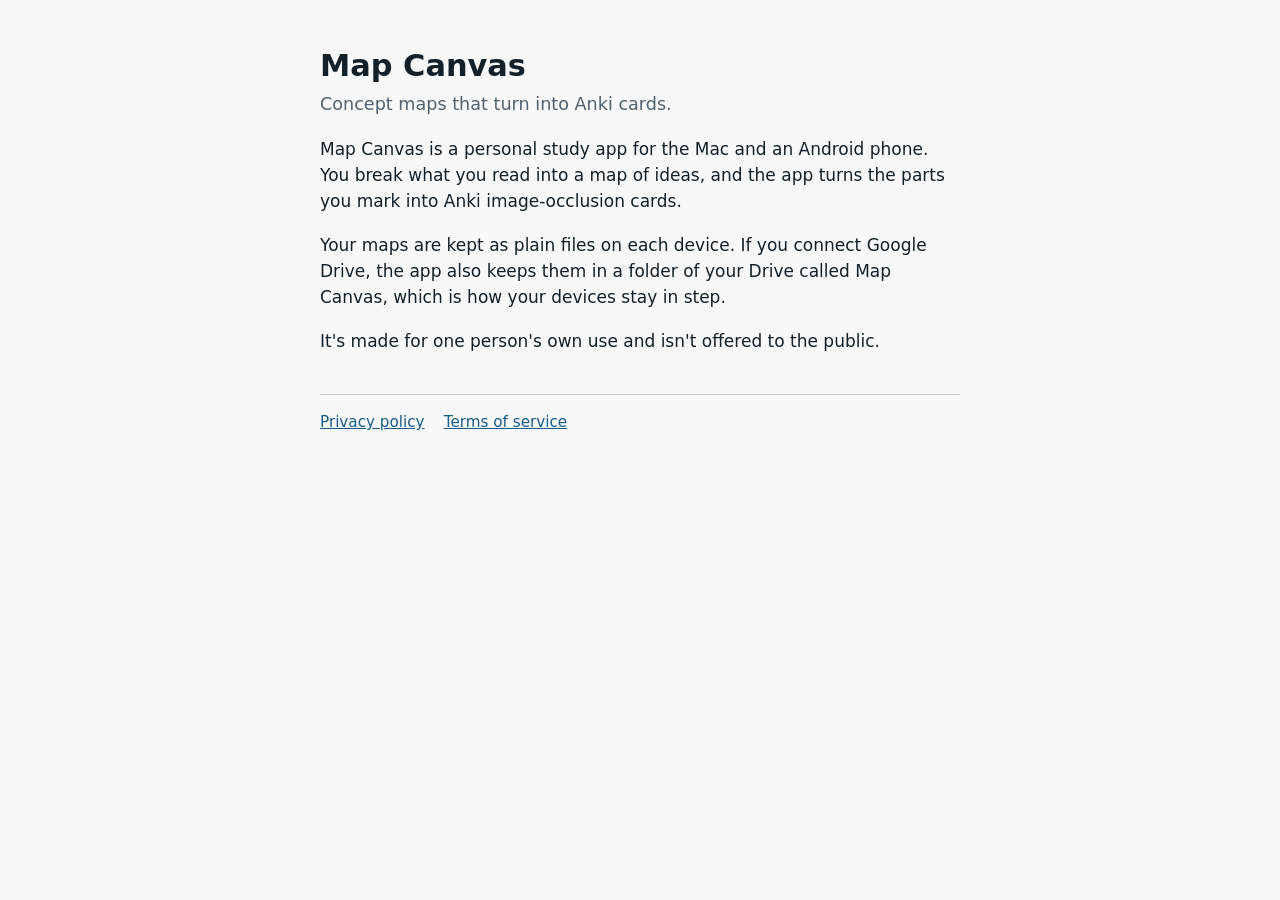
<file: index.html>
<!doctype html>
<html lang="en">
<head>
<meta charset="utf-8">
<meta name="viewport" content="width=device-width, initial-scale=1">
<title>Map Canvas</title>
<link rel="stylesheet" href="style.css">
</head>
<body>
<main>
<h1>Map Canvas</h1>
<p class="lede">Concept maps that turn into Anki cards.</p>
<p>Map Canvas is a personal study app for the Mac and an Android phone. You break what you read into a map of ideas, and the app turns the parts you mark into Anki image-occlusion cards.</p>
<p>Your maps are kept as plain files on each device. If you connect Google Drive, the app also keeps them in a folder of your Drive called Map Canvas, which is how your devices stay in step.</p>
<p>It's made for one person's own use and isn't offered to the public.</p>
<nav><a href="privacy.html">Privacy policy</a><a href="terms.html">Terms of service</a></nav>
</main>
</body>
</html>
</file>
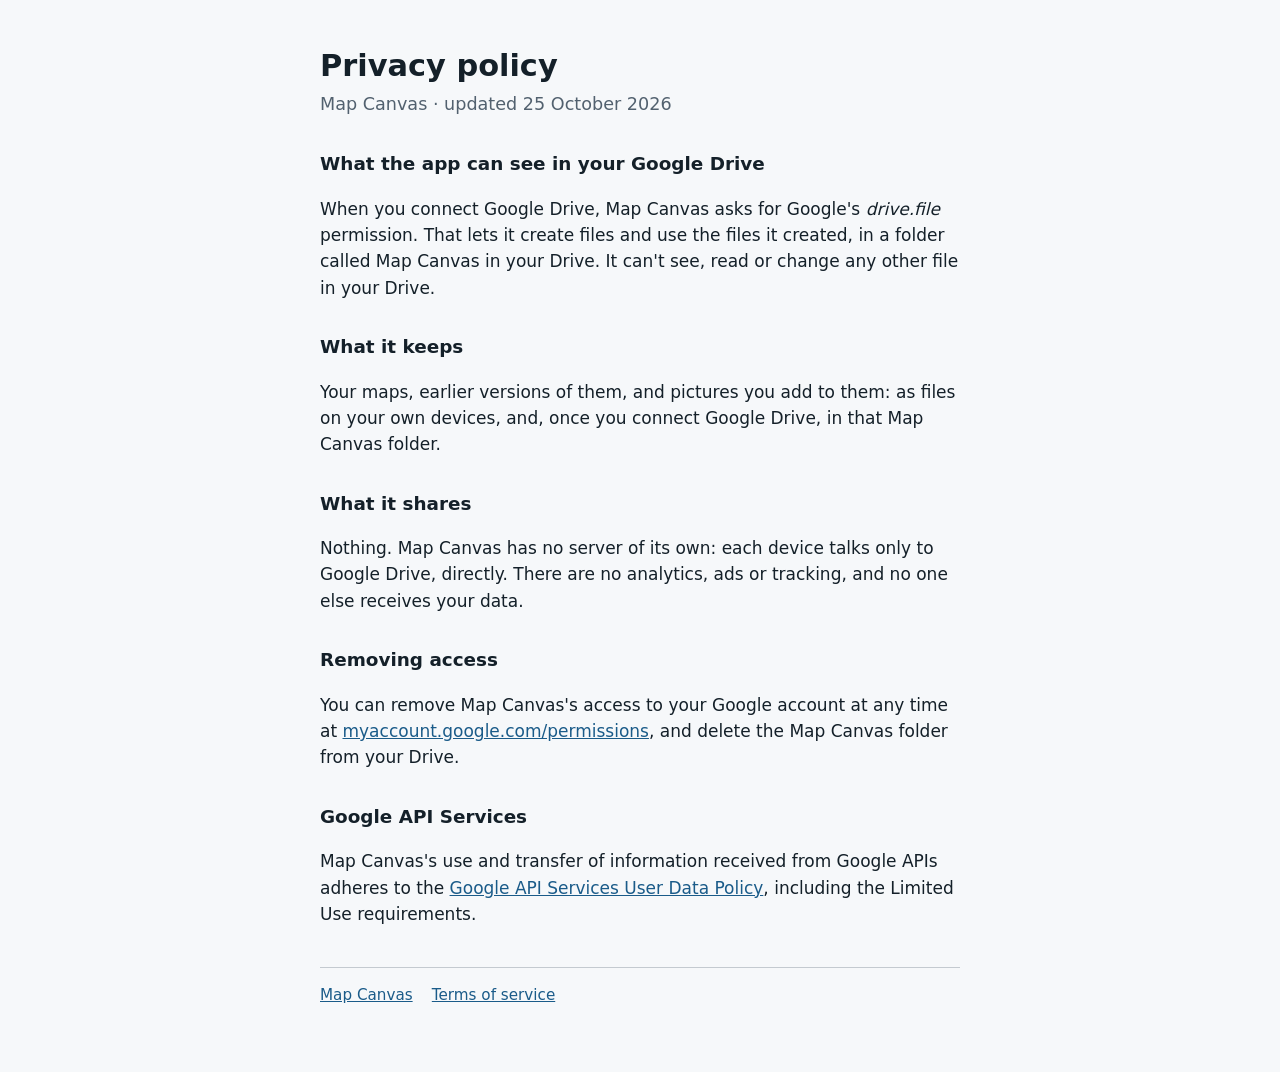
<file: privacy.html>
<!doctype html>
<html lang="en">
<head>
<meta charset="utf-8">
<meta name="viewport" content="width=device-width, initial-scale=1">
<title>Privacy policy · Map Canvas</title>
<link rel="stylesheet" href="style.css">
</head>
<body>
<main>
<h1>Privacy policy</h1>
<p class="lede">Map Canvas · updated 25 October 2026</p>

<h2>What the app can see in your Google Drive</h2>
<p>When you connect Google Drive, Map Canvas asks for Google's <em>drive.file</em> permission. That lets it create files and use the files it created, in a folder called Map Canvas in your Drive. It can't see, read or change any other file in your Drive.</p>

<h2>What it keeps</h2>
<p>Your maps, earlier versions of them, and pictures you add to them: as files on your own devices, and, once you connect Google Drive, in that Map Canvas folder.</p>

<h2>What it shares</h2>
<p>Nothing. Map Canvas has no server of its own: each device talks only to Google Drive, directly. There are no analytics, ads or tracking, and no one else receives your data.</p>

<h2>Removing access</h2>
<p>You can remove Map Canvas's access to your Google account at any time at <a href="https://myaccount.google.com/permissions">myaccount.google.com/permissions</a>, and delete the Map Canvas folder from your Drive.</p>

<h2>Google API Services</h2>
<p>Map Canvas's use and transfer of information received from Google APIs adheres to the <a href="https://developers.google.com/terms/api-services-user-data-policy">Google API Services User Data Policy</a>, including the Limited Use requirements.</p>

<nav><a href="index.html">Map Canvas</a><a href="terms.html">Terms of service</a></nav>
</main>
</body>
</html>
</file>
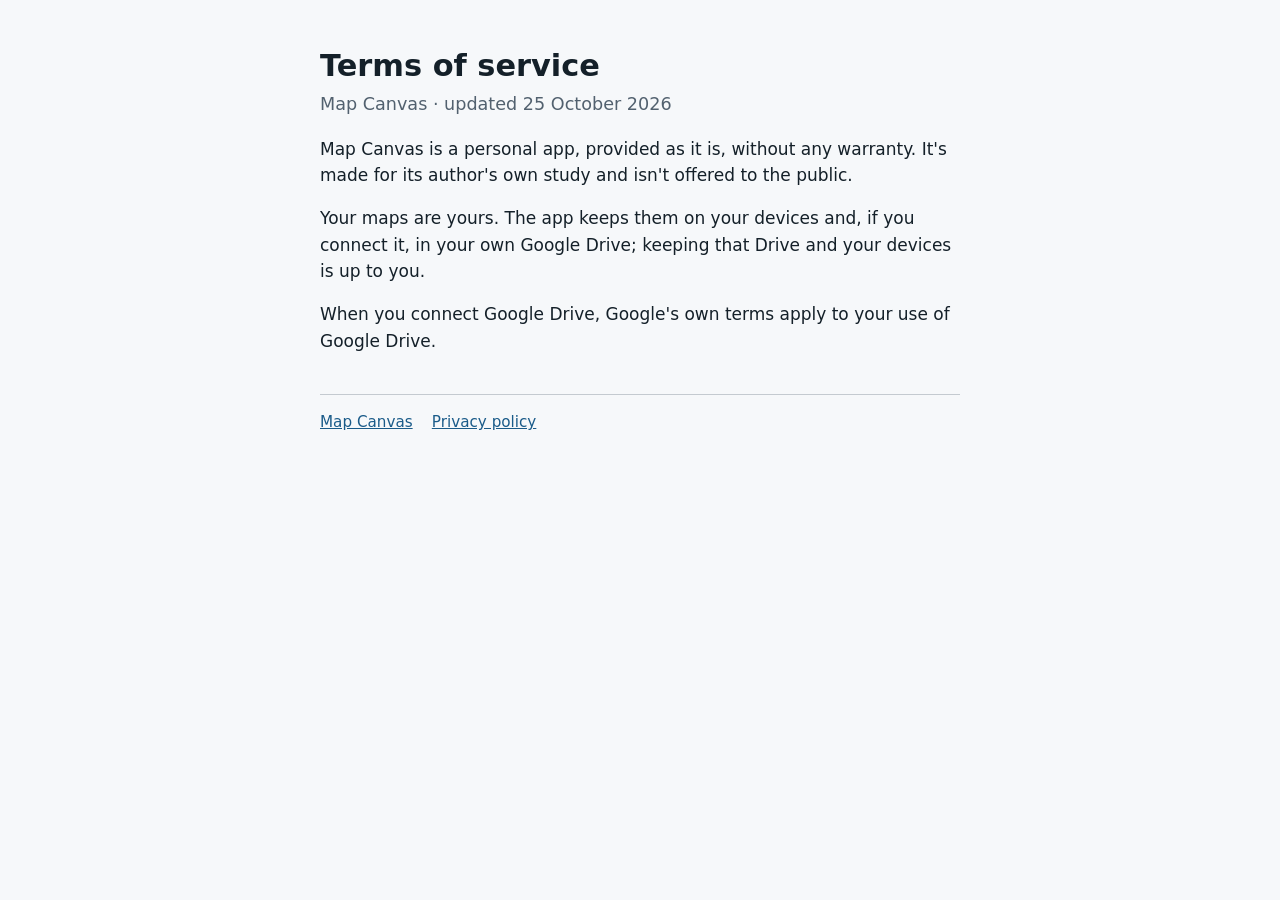
<file: terms.html>
<!doctype html>
<html lang="en">
<head>
<meta charset="utf-8">
<meta name="viewport" content="width=device-width, initial-scale=1">
<title>Terms of service · Map Canvas</title>
<link rel="stylesheet" href="style.css">
</head>
<body>
<main>
<h1>Terms of service</h1>
<p class="lede">Map Canvas · updated 25 October 2026</p>
<p>Map Canvas is a personal app, provided as it is, without any warranty. It's made for its author's own study and isn't offered to the public.</p>
<p>Your maps are yours. The app keeps them on your devices and, if you connect it, in your own Google Drive; keeping that Drive and your devices is up to you.</p>
<p>When you connect Google Drive, Google's own terms apply to your use of Google Drive.</p>
<nav><a href="index.html">Map Canvas</a><a href="privacy.html">Privacy policy</a></nav>
</main>
</body>
</html>
</file>
<file: style.css>
:root { --paper: #f6f8fa; --ink: #142029; --soft: #52616f; --accent: #1a5b89; color-scheme: light dark; }
@media (prefers-color-scheme: dark) { :root { --paper: #0f151b; --ink: #e3eaf0; --soft: #95a4b2; --accent: #6ab3e5; } }
body { margin: 0; background: var(--paper); color: var(--ink); font: 17px/1.55 system-ui, -apple-system, "Segoe UI", sans-serif; }
main { max-width: 40rem; margin: 0 auto; padding: 3rem 1.25rem 4rem; }
h1 { font-size: 1.9rem; line-height: 1.2; margin: 0 0 .4rem; }
h2 { font-size: 1.15rem; margin: 2rem 0 .4rem; }
p, li { color: var(--ink); }
.lede { color: var(--soft); font-size: 1.1rem; margin-top: 0; }
a { color: var(--accent); }
nav { margin-top: 2.5rem; padding-top: 1rem; border-top: 1px solid color-mix(in srgb, var(--soft) 30%, transparent); font-size: .95rem; }
nav a { margin-right: 1.2rem; }
.fine { color: var(--soft); font-size: .9rem; }
</file>
